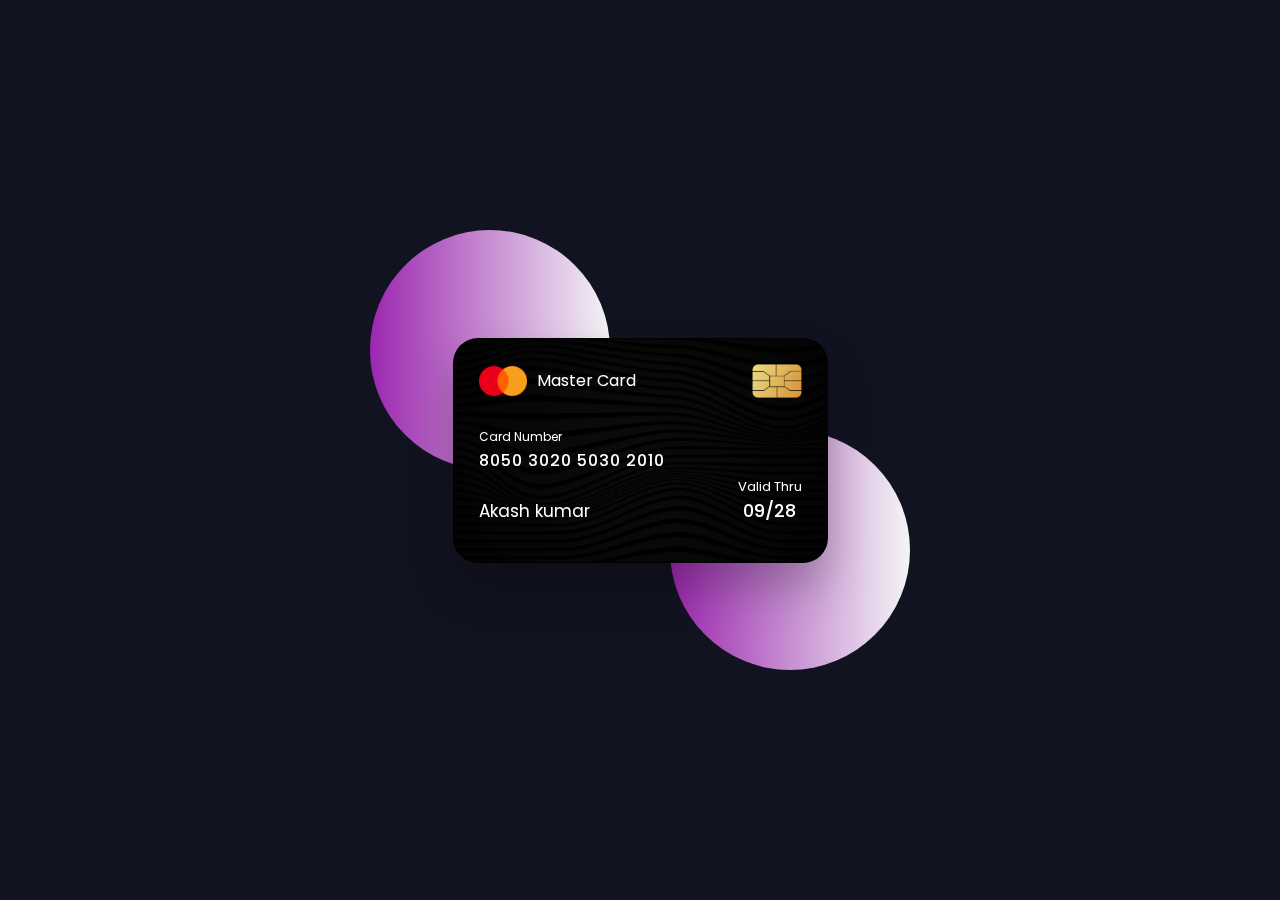
<file: Flipping-card-ui-design/index.html>
<!DOCTYPE html>
<html lang="en">
<head>
  <meta charset="UTF-8">
  <meta name="viewport" content="width=device-width, initial-scale=1.0">
  <title>Flipping card UI</title>
  <link rel="stylesheet" href="style.css">
</head>
<body>
  <section>
    <div class="container">
      <div class="card front-face">
        <header>
          <span class="logo">
            <img src="resource/logo.png">
            <h5>Master Card</h5>
          </span>
          <img src="resource/chip.png" alt="" class="chip">
        </header>

        <div class="card-details">
          <div class="card-number">
            <p>Card Number</p>
            <h4>8050 3020 5030 2010</h4>
            <p class="name">Akash kumar</p>
          </div>

          <div class="validity">
            <h5>Valid Thru</h4>
            <h3>09/28</h3>
          </div>
        </div>
      </div>

      <div class="card back-face">
        <h6>
          For customer srvice call +977 4343 3433 or email at mastercard@gmail.com
        </h6>
        <span class="strip"></span>
        <div class="signature"><i>004</i></div>
        <h5>
          Lorem ipsum dolor sit amet consectetur adipisicing elit. Veniam, ad cupiditate dolorum animi quidem sed accusamus dicta nobis magni eveniet.
        </h5>
      </div>

    </div>
  </section>
</body>
</html>
</file>
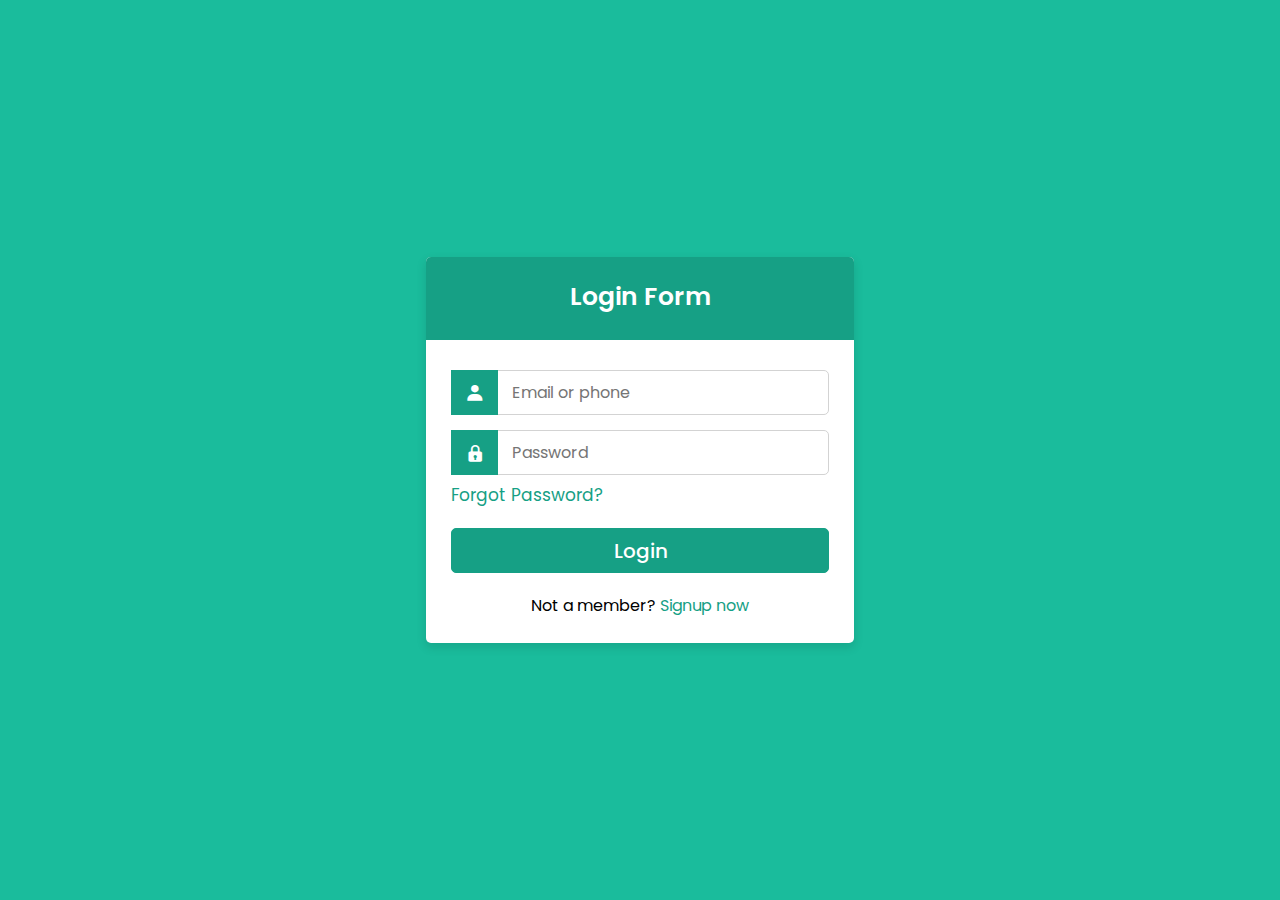
<file: login-form/index.html>
<!DOCTYPE html>
<html lang="en">
<head>
  <meta charset="UTF-8">
  <meta name="viewport" content="width=device-width, initial-scale=1.0">
  <title>Login Form | DEX</title>
  <link rel="stylesheet" href="style.css">
  <link rel="stylesheet" href="https://cdn.jsdelivr.net/npm/boxicons@latest/css/boxicons.min.css">
</head>
<body>
  <div class="container">
    <div class="form-container">
      <div class="header"><span>Login Form</span></div>
      <form action="#">

        <div class="row">
          <i class="bx bxs-user"></i>
          <input type="text" placeholder="Email or phone" required>
        </div>

        <div class="row">
          <i class="bx bxs-lock"></i>
          <input type="password" placeholder="Password" required>
        </div>
        <div class="pass"><a href="#">Forgot Password?</a></div>
      
        <div class="row button">
          <input type="submit" value="Login">
        </div>
        
        <div class="sign-up">Not a member? <a href="#">Signup now</a></div>
    </form>
  </div>
</div>
</body>
</html>
</file>
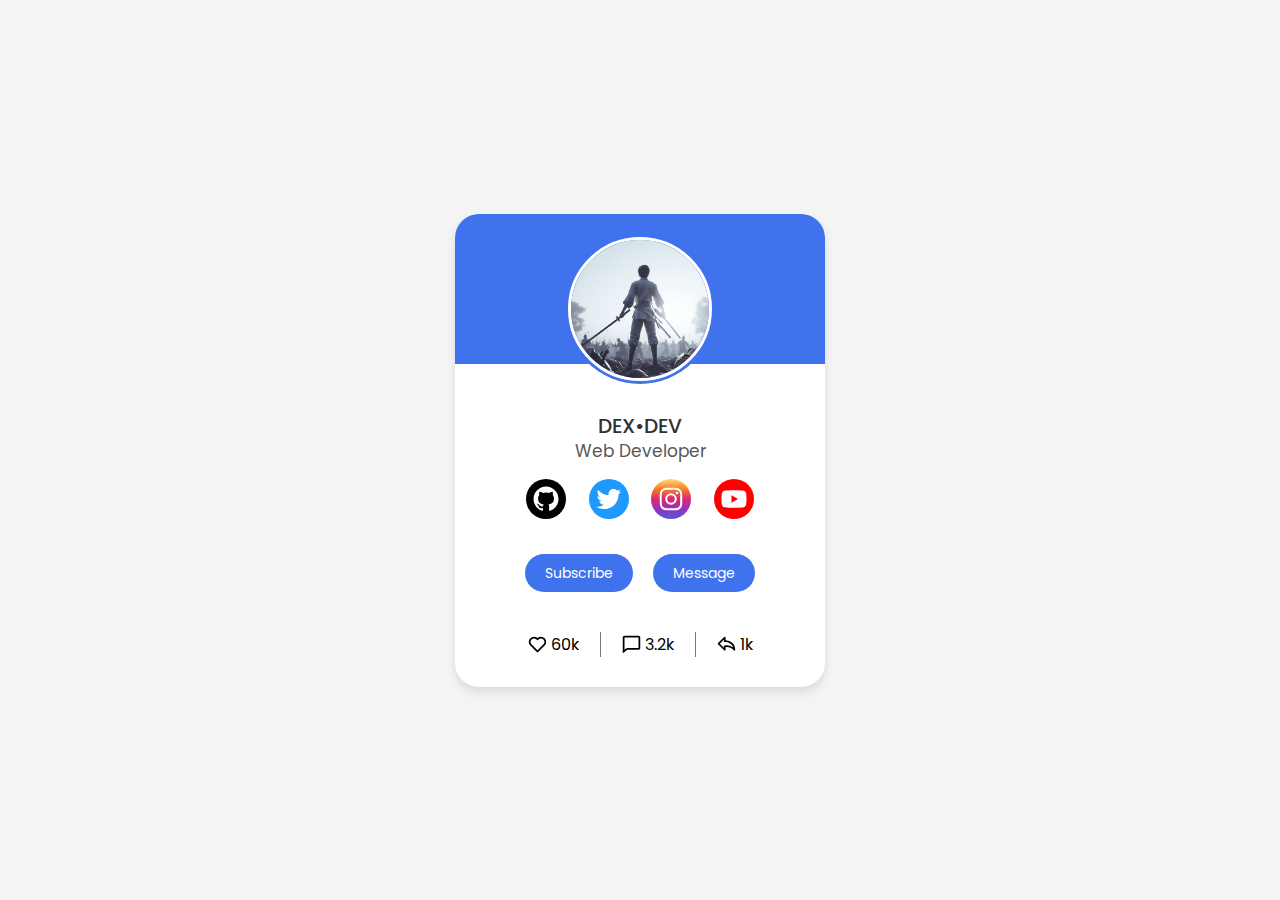
<file: resposive profile card/index.html>
<!DOCTYPE html>
<html lang="en">
<head>
  <meta charset="UTF-8">
  <meta name="viewport" content="width=device-width, initial-scale=1.0">
  <title>Profile card</title>
  <link rel="stylesheet" href="styles.css">
</head>
<body>

  <div class="profile-container">

    <!-- profile picture and top section -->
    <div class="upper-layer">
      <div class="profile-picture-background">
        <img class="profile-picture" src="resources/img.jpeg">
      </div>
    </div>

    <!-- Name and about section -->
    <div class="name-about">
      <p class="name">DEX&bull;DEV</p>
      <p class="about">Web Developer</p>
    </div>


    <!-- Contact section with social icon -->
    <div class="contacts">
      <a href="https://github.com/theakash04" class="contacts-container" id="github">
        <img class="social-id" src="resources/github.svg">
      </a>

      <a href="https://twitter.com/THEAkash04" class="contacts-container" id="twitter">
        <img class="social-id"  src="resources/twitter.svg">
      </a>

      <a href="https://instagram.com/theakash04" class="contacts-container" id="insta">
        <img class="social-id"  src="resources/instagram.svg">
      </a>

      <a href="https://www.youtube.com/@dex_dev" class="contacts-container" id="yt">
        <img class="social-id"  src="resources/yt.svg">
      </a>
    </div>


    <!-- Button section of subscribe and Message -->
    <div class="subs-msg">
      <a href="" class="button-container">
        <button class="subscribe">Subscribe</button>
      </a>

      <a href="" class="button-container">
        <button>Message</button>
      </a>
    </div>


    <!-- Like comment and share section -->
    <div class="like-comment-share">
      <div class="frame" id="like">
        <img class="frame-img" src="resources/like.svg
        ">
        <p class="frame-count">60k</p>
      </div>

      <div class="frame">
        <img class="frame-img" src="resources/comment.svg">
        <p class="frame-count">3.2k</p>
      </div>

      <div class="frame">
        <img class="frame-img" src="resources/share.svg">
        <p class="frame-count">1k</p>
      </div>
    </div>
    

  </div>
</body>
</html>
</file>
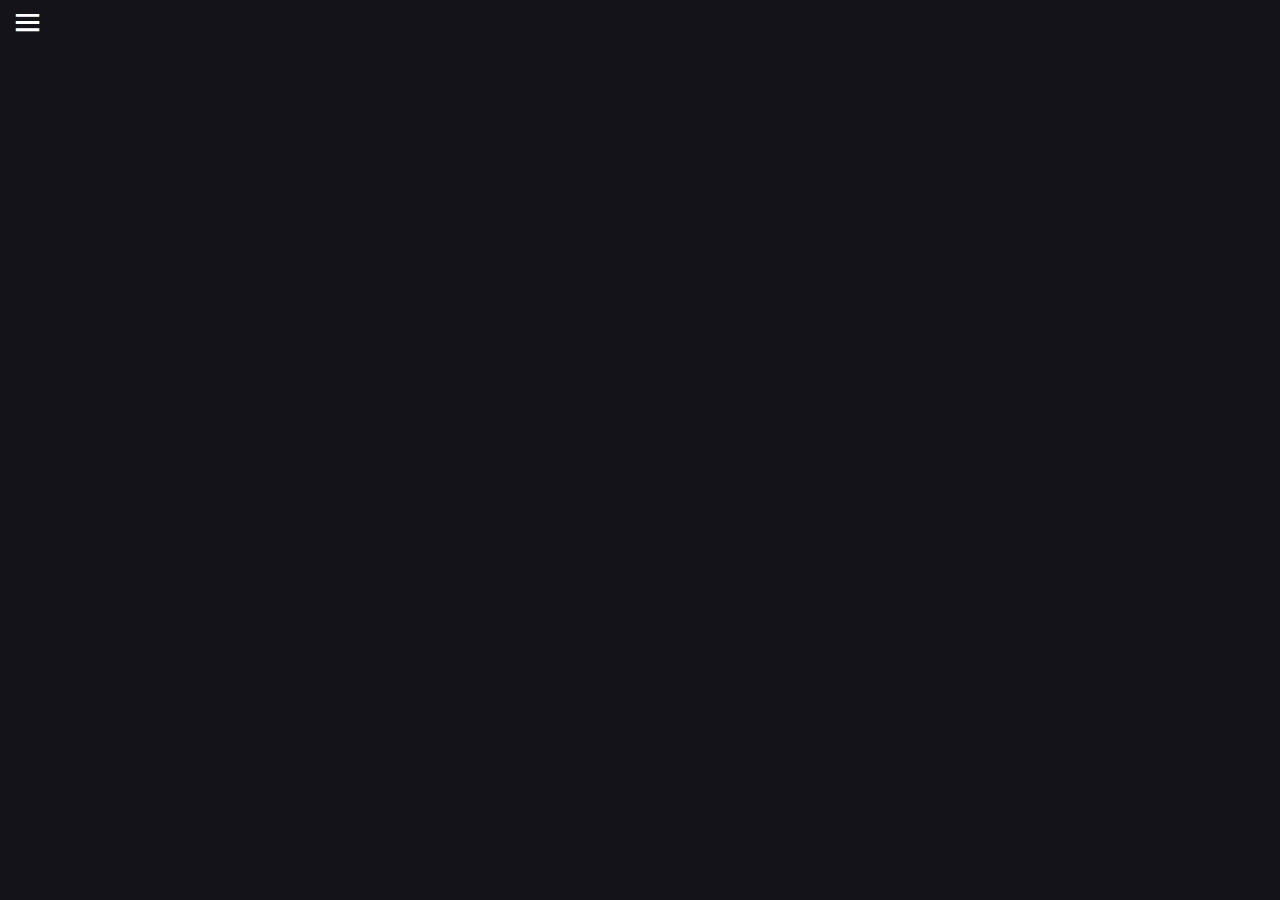
<file: sidebar-menu/index.html>
<!DOCTYPE html>
<html lang="en">
<head>
  <meta charset="UTF-8">
  <meta name="viewport" content="width=device-width, initial-scale=1.0">
  <title>side bar Menu</title>
  <link rel="stylesheet" href="style.css">
  <link rel="stylesheet" href="https://cdn.jsdelivr.net/npm/boxicons@latest/css/boxicons.min.css">
</head>
<body>
  <input type="checkbox" id="check">
  <div class="menu-logo">
    <label for="check">
      <i class='bx bx-menu'></i>
    </label>
  </div>
  <div class="menu">
    <div class="top">
      <p>DEX&bull;DEV</p>
      <div class="close">
        <label for="check">
          <i class="bx bx-x"></i>
        </label>
      </div>
    </div>

    <div class="links">
      <i class='bx bx-home'><ul>
        <a href="#">Home</a>
      </ul></i>

      <i class='bx bx-code'><ul>
        <a href="#">Projects</a>
      </ul></i>

      <i class='bx bx-video'><ul>
        <a href="#">Videos</a>
      </ul></i>
      

      <div class="social">
        <p class="text">Socials</p>
        <i class='bx bxl-instagram'><ul>
          <a href="#">Instagram</a>
        </ul></i>

        <i class='bx bxl-twitter'><ul>
          <a href="#">Twitter</a>
        </ul></i>

        <i class='bx bxl-github'><ul>
          <a href="#">Github</a>
        </ul></i>

        <i class='bx bxl-youtube'><ul>
          <a href="#">Youtube</a>
        </ul></i>
      </div>
    </div>

    <a class="footer" href="#">
      <i class='bx bxs-coffee-togo' ></i> 
      <p>Buy us a coffee</p>
    </a>
  </div>

</body>
</html>
</file>
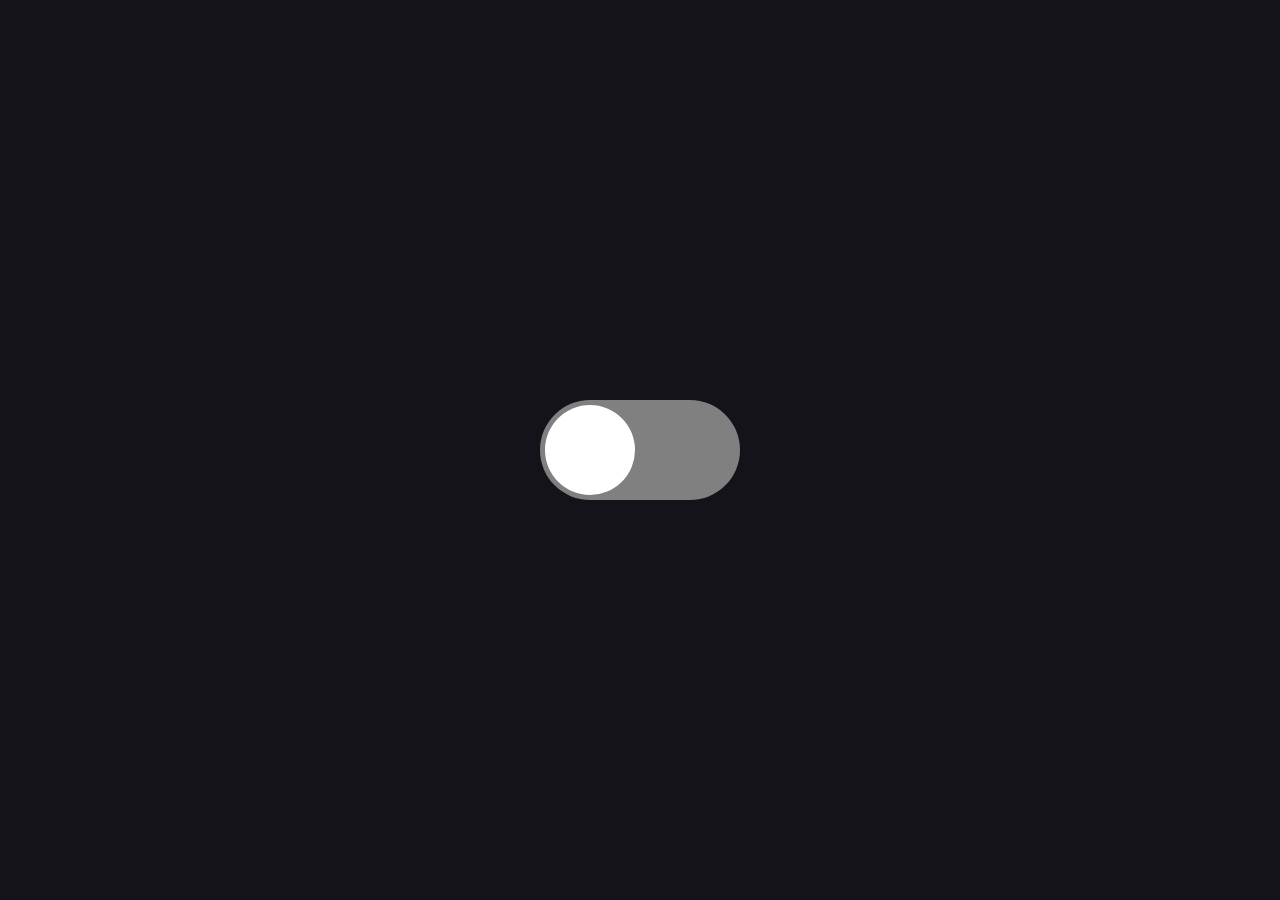
<file: Toggle-switch/index.html>
<!DOCTYPE html>
<html lang="en">
<head>
  <meta charset="UTF-8">
  <meta name="viewport" content="width=device-width, initial-scale=1.0">
  <title>Toggle-Switch</title>
  <link rel="stylesheet" href="style.css">
</head>
<body>
  <input type="checkbox" id="check">
  <label for="check">
    Toggle
  </label>
</body>
</html>
</file>
<file: Flipping-card-ui-design/style.css>
@import url('https://fonts.googleapis.com/css2?family=Poppins:wght@300;400;500;600&display=swap');

:root{
  --card-color: rgba(0, 0, 0, 0.937);
}

*{
  margin: 0;
  padding: 0;
  box-sizing: border-box;
  font-family: Poppins, sans-serif, Arial;
}
body{
  background-color: #121321;
}
section{
  position: relative;
  min-height: 100vh;
  width: 100%;
  background-color: #121321;
  display: flex;
  align-items: center;
  justify-content: center;
  color: #fff;
  perspective: 1000px;
}
section::before{
  content: "";
  position: absolute;
  height: 240px;
  width: 240px;
  border-radius: 50%;
  transform: translate(-150px, -100px);
  background: linear-gradient(90deg, #9c27b0, #f3f5f5);
}
section::after{
  content: "";
  position: absolute;
  height: 240px;
  width: 240px;
  border-radius: 50%;
  transform: translate(150px, 100px);
  background: linear-gradient(90deg, #9c27b0, #f3f5f5);
}
.container{
  position: relative;
  height: 225px;
  width: 375px;
  z-index: 100;
  transition: all 1s;
  transform-style: preserve-3d;
}
.container:hover{
  transform: rotateY(180deg);
}




.container .card{
  position: absolute;
  height: 100%;
  width: 100%;
  padding: 25px;
  border-radius: 25px;
  box-shadow: 0 25px 45px rgba(0, 0, 0, 0.25);
  border: 1px solid var(--card-color);
  background-image: url("resource/bg.png");
  background-size: cover;
  backface-visibility: hidden;
}
.front-face header,
.front-face .logo{
  display: flex;
  align-items: center;
}
.front-face header {
  justify-content: space-between;
}
.front-face .logo img {
  width: 48px;
  margin-right: 10px;
}
h5 {
  font-size: 16px;
  font-weight: 400;
}
.front-face .chip {
  width: 50px;
}

.front-face .card-details{
  display: flex;
  justify-content: space-between;
  align-items: flex-end;
}
.front-face .card-number{
  padding-top: 30px;
}
.card-number p{
  font-size: 12px;
  font-weight: 400;
}
.card-number h4{
  font-size: 16px;
  font-weight: 500;
  padding-top: 2px;
  letter-spacing: 1px;
}
.card-number .name{
  font-size: 17px;
  padding-top: 25px;
  font-weight: 400;
}

.front-face .card-details .validity{
  display: flex;
  flex-direction: column;
  align-items: center;
  justify-content: flex-end;
}
.validity h5{
  font-size: 13px;
  font-weight: 400;
}
.validity h3{
  font-size: 18px;
  font-weight: 500;
}


/* back side */
.back-face{
  border: none;
  transform: rotateY(180deg);
}
.back-face h6{
  font-size: 8px;
  font-weight: 400;
  margin-top: -10px;
}
.back-face .strip{
  position: absolute;
  top: 40px;
  left: -1px;
  height: 45px;
  width: 100%;
  background: #000;
}
.back-face .signature{
  display: flex;
  justify-content: flex-end;
  align-items: center;
  margin-top: 80px;
  height: 30px;
  width: 80%;
  border-radius: 6px;
  background: repeating-linear-gradient(
    #fff,
    #fff 3px,
    #efefef 0px,
    #efefef 9px);
}
.back-face .signature i{
  color: #000;
  font-size: 12px;
  font-weight: 500;
  font-style: normal;
  margin-right: -30px;
  background-color: #fff;
  padding: 4px 6px;
  border-radius: 6px;
  z-index: -1; 
}
.back-face h5{
  font-size: 8px;
  margin-top: 25px;
}
</file>
<file: login-form/style.css>
@import url('https://fonts.googleapis.com/css2?family=Poppins:wght@300;400;500;600&display=swap');
@import url('https://fonts.googleapis.com/css2?family=Roboto:wght@300;400;500;600&display=swap');

*{
  padding: 0;
  margin: 0;
  font-family: Poppins, Roboto, Arial, sans-serif;
  box-sizing: border-box;
}
body{
  display: flex;
  width: 100%;
  min-height: 100vh;
  display: grid;
  place-items: center;
  background-color: #1abc9c;
}
.container{
  max-width: 500px;
  padding: 20px 20px;
}
.form-container{
  position: relative;
  background-color: white;
  width: 100%;
  border-radius: 5px;
  box-shadow: 0px 4px 10px 1px rgba(0,0,0,0.1);
}
.form-container .header{
  line-height: 80px;
  background-color: #16a085;
  color: #fff;
  text-align: center;
  border-top-right-radius: 5px;
  border-top-left-radius: 5px;
}
.header span{
  font-size: 25px;
  font-weight: 600;
}
.form-container form{
  padding: 30px 25px 25px 25px;
}
.form-container form .row{
  height: 45px;
  margin-bottom: 15px;
  position: relative;
}
.form-container form .row input{
  width: 100%;
  height: 100%;
  padding-left: 60px;
  border-radius:5px ;
  border: 1px solid lightgray;
  font-size: 16px;
  outline: none;
  transition: all 0.3s ease;
}

form .row input:focus{
  border-color: #16a085;
  box-shadow: inset 0 0 1px 1px rgba(26, 188, 156, 0.25);
}
.form-container form .row i{
  position: absolute;
  width: 47px;
  height: 100%;
  background-color: #16a085;
  border: 1px solid #16a085;
  display: flex;
  justify-content: center;
  align-items: center;
  font-size: 20px;
  color: #fff;
}

.form-container form .button input{
  padding: 0;
  background-color: #16a085;
  border: 1px solid #16a085;
  color: #fff;
  font-size: 20px;
  font-weight: 500;
  cursor: pointer;
}
.form-container form .button input:hover{
  background-color: #128765;
}

.form-container form .pass{
  margin: -8px 0 20px 0;
}
.form-container form .pass a{
  color: #16a085;
  font-size: 17px;
  text-decoration: none;
}
.form-container form .pass a:hover{
  text-decoration: underline;
}

.form-container form .sign-up{
  text-align: center;
  margin-top: 20px;
}
.form-container form .sign-up a{
  color: #16a085;
  font-size: 16px;
  text-decoration: none;
}
.form-container form .sign-up a:hover{
  text-decoration: underline;
}
</file>
<file: resposive profile card/styles.css>
@import url('https://fonts.googleapis.com/css2?family=Poppins:wght@300;400;500;600&display=swap');


*{
  margin: 0;
  padding: 0;
  box-sizing: border-box;
  font-family: Poppins, arial;
}

body{
  position: relative;
  display: flex;
  justify-content: center;
  align-items: center;
  min-height: 100vh;
  background-color: #f4f4f4;
}
.profile-container{
  display: flex;
  flex-direction: column;
  background-color: white;
  max-width: 370px;
  width: 100%;
  height: max-content;
  border-radius: 24px;
  /* filter: drop-shadow(5px 5px 15px rgb(86, 86, 86)); */
  box-shadow: 0 5px 10px rgba(0,0,0,0.1);
}

.upper-layer{
  position: relative;
  display: flex;
  flex-direction: row;
  background-color: #3f72ec;
  height: 150px;
  justify-content: center;
  border-top-right-radius: 24px;
  border-top-left-radius: 24px;
}
.profile-picture-background{
  position: absolute;
  background-color: #3f72ec;
  display: flex;
  justify-content: center;
  align-items: center;
  bottom: -20px;
  width: 150px;
  height: 150px;
  border-radius: 50%;
  padding: 3px;
}
.profile-picture{
  position: relative;
  width: 100%;
  height: 100%;
  border-radius: 50%;
  border: 3px solid white;
}

.name-about{
  position: relative;
  display: flex;
  flex-direction: column;
  justify-content: center;
  align-items: center;
  margin-top: 50px;
  line-height: 25px;
}
.name{
  font-weight: 500;
  font-size: 20px;
  color: rgb(49, 49, 49);
}
.about{
  font-weight: 400;
  font-size: 17px;
  color: rgb(88, 88, 88);
}

.contacts{
  position: relative;
  display: flex;
  flex-direction: row;
  align-items: center;
  justify-content: space-around;
  margin-top:10px;
  padding: 5px 60px;
}
.contacts:first-child{
  cursor: none;
}

.contacts-container{
  display: flex;
  justify-content: center;
  align-items: center;
  height: 40px;
  width: 40px;
  border-radius: 50%;
  background-color: aqua;
  cursor: pointer;
  padding: 5px;
}
.social-id{
  width: 34px;
}
#github{
  background-color: black;
}
#twitter{
  background-color: #1e9aff;
}
#insta{
  background-image: linear-gradient(rgb(254,218,117), rgb(250,126,30), rgb(214,41,118), rgb(150,47,191), rgb(79,91,213));
}
#yt{
  background-color: red;
}


.subs-msg{
  position: relative;
  display: flex;
  justify-content: center;
  align-items: center;
  column-gap: 20px;
  padding: 10px;
  margin-top: 20px;
}

.button-container{
  text-decoration: none;
  transition: background-color 0.15s, color 0.15s;
}
.subscribe:active{
  background-color: rgb(231, 231, 231);
  color: rgb(35, 35, 35);
}
.button-container > button{
  display: flex;
  align-items: center;
  justify-self: center;
  background-color: #3f72ed;
  border: none;
  color: white;
  font-weight: 400;
  font-family: Poppins, Arial;
  padding: 10px 20px;
  border-radius: 50px;
  cursor:pointer;
  font-size: 14px;
  line-height: 18px;
}

.like-comment-share{
  position: relative;
  display: flex;
  flex-direction: row;
  justify-content: center;
  align-items: center;
  margin: 30px 0;
}
.frame{
  display: flex;
  flex-direction: row;
  align-items: center;
  justify-content: center;
  padding: 0 20px;
  border-right: 1px solid rgb(121, 121, 121);
}

.like-comment-share>.frame:last-child{
  border-right: none;
}
.frame-img{
  padding-right: 3px;
  width: 24px;
  cursor: text;
}
</file>
<file: sidebar-menu/style.css>
@import url('https://fonts.googleapis.com/css2?family=Poppins:wght@300;400;500;600&display=swap');
@import url('https://fonts.googleapis.com/css2?family=Roboto:wght@300;400;500;600&display=swap');

*{
  margin: 0;
  padding: 0;
  box-sizing: border-box;
  font-family: Poppins, arial, sans-serif;
}
body{
  width: 100vw;
  height: 100vh;
  background-color: #14131a;
}
#check{
  display: none;
}

.menu{
  position: absolute;
  display: flex;
  flex-direction: column;
  top: 0;
  left: -250px;
  background-color: #1c1b23;
  height: 100%;
  width: 250px;
  color: #fff;
  transition: left 0.16s;
}
.close{
  position: absolute;
  right: 10px;
  top: 0;
  color: rgb(139, 138, 145);
}
.close i{
  cursor: pointer;
  width: 30px;
}
.menu-logo i{
  position: relative;
  color: #fff;
  font-size: 35px;
  padding-left: 10px;
  padding-top: 5px;
  cursor: pointer;
}

.top{
 position: relative;
 display: flex;
 justify-content: center;
 align-items: center;
 border: none;
 font-size: 25px;
 font-weight: 300;
 padding: 10px;
}
.top p{
  color: rgb(139, 138, 145);
  font-weight: 600;
}

.links{
  display: flex;
  align-items: start;
  flex-direction: column;
  row-gap: 15px;
  margin-top: 20px;
  margin-left: 25px;
}
.links i{
  display: flex;
  font-size: 25px;
  column-gap: 15px;
  cursor: pointer;
  color: rgb(139, 138, 145);
}
a{
  text-decoration: none;
  color: rgb(139, 138, 145);
  font-size: 19px;
}
.text{
  font-size: 20px;
  color: rgb(139, 138, 145);
  font-family: Roboto, Poppins, Arial;
  font-weight: 500;
  margin-left: -10px;
}
.social{
  display: flex;
  flex-direction: column;
  align-items: start;
  border: none;
  width: 90%;
  row-gap: 17px;
  padding-top: 10px;
}
.social i:nth-child(2){
  color: #b5179e;
}
.social i:nth-child(3){
  color: rgb(0, 179, 255);
}
.social i:nth-child(4){
  color: #2a9d8f;
}
.social i:nth-child(5){
  color: #e03845;
}

.links i{
  transition: translate 0.17s;
  padding: 5px 0;
  width: 80%;
}
.links i:hover, .footer:hover{
  translate: 0 -2px;
}

#check:checked ~ .menu{
  left: 0px;
}


.footer{
  position: absolute;
  bottom: 25px;
  display: flex;
  flex-direction: row;
  width: 100%;
  column-gap: 10px;
  align-items: center;
  justify-content: center;
  color: rgb(139, 138, 145);
  transition: translate 0.17s;
}
.footer i{
  color: #a52a2a;
}
</file>
<file: Toggle-switch/style.css>
*{
  margin: 0;
  padding: 0;
}

:root{
  --background: #14131a;
  --switch-bg: #ffffff;
  --text-color: #fff;
  --switch-color: #000;
}

body{
  background-color: var(--background);
  min-height: 100vh;
  width: 100%;
  color: var(--text-color);
  font-family: sans-serif;
  display: flex;
  justify-content: center;
  align-items: center;
}
input[type=checkbox]{
  width: 0;
  height: 0;
  visibility: hidden;
}
label{
  position: relative;
  background-color: gray;
  width: 200px;
  height: 100px;
  border-radius: 100px;
  text-indent: -9999px;
  display: block;
  cursor: pointer;
  transition: all 0.3s;
}
label::after{
  content: '';
  width: 90px;
  height: 90px;
  background-color: #fff;
  position: absolute;
  top:5px;
  left: 5px;
  border-radius: 50%;
  transition: all 0.3s;
}
input:checked + label{
  background-color: #4529e3;
}

input:checked + label:after{
  left: calc(100% - 5px);
  transform: translateX(-100%);
}
label:active:after{
  width: 100px;
}
</file>
